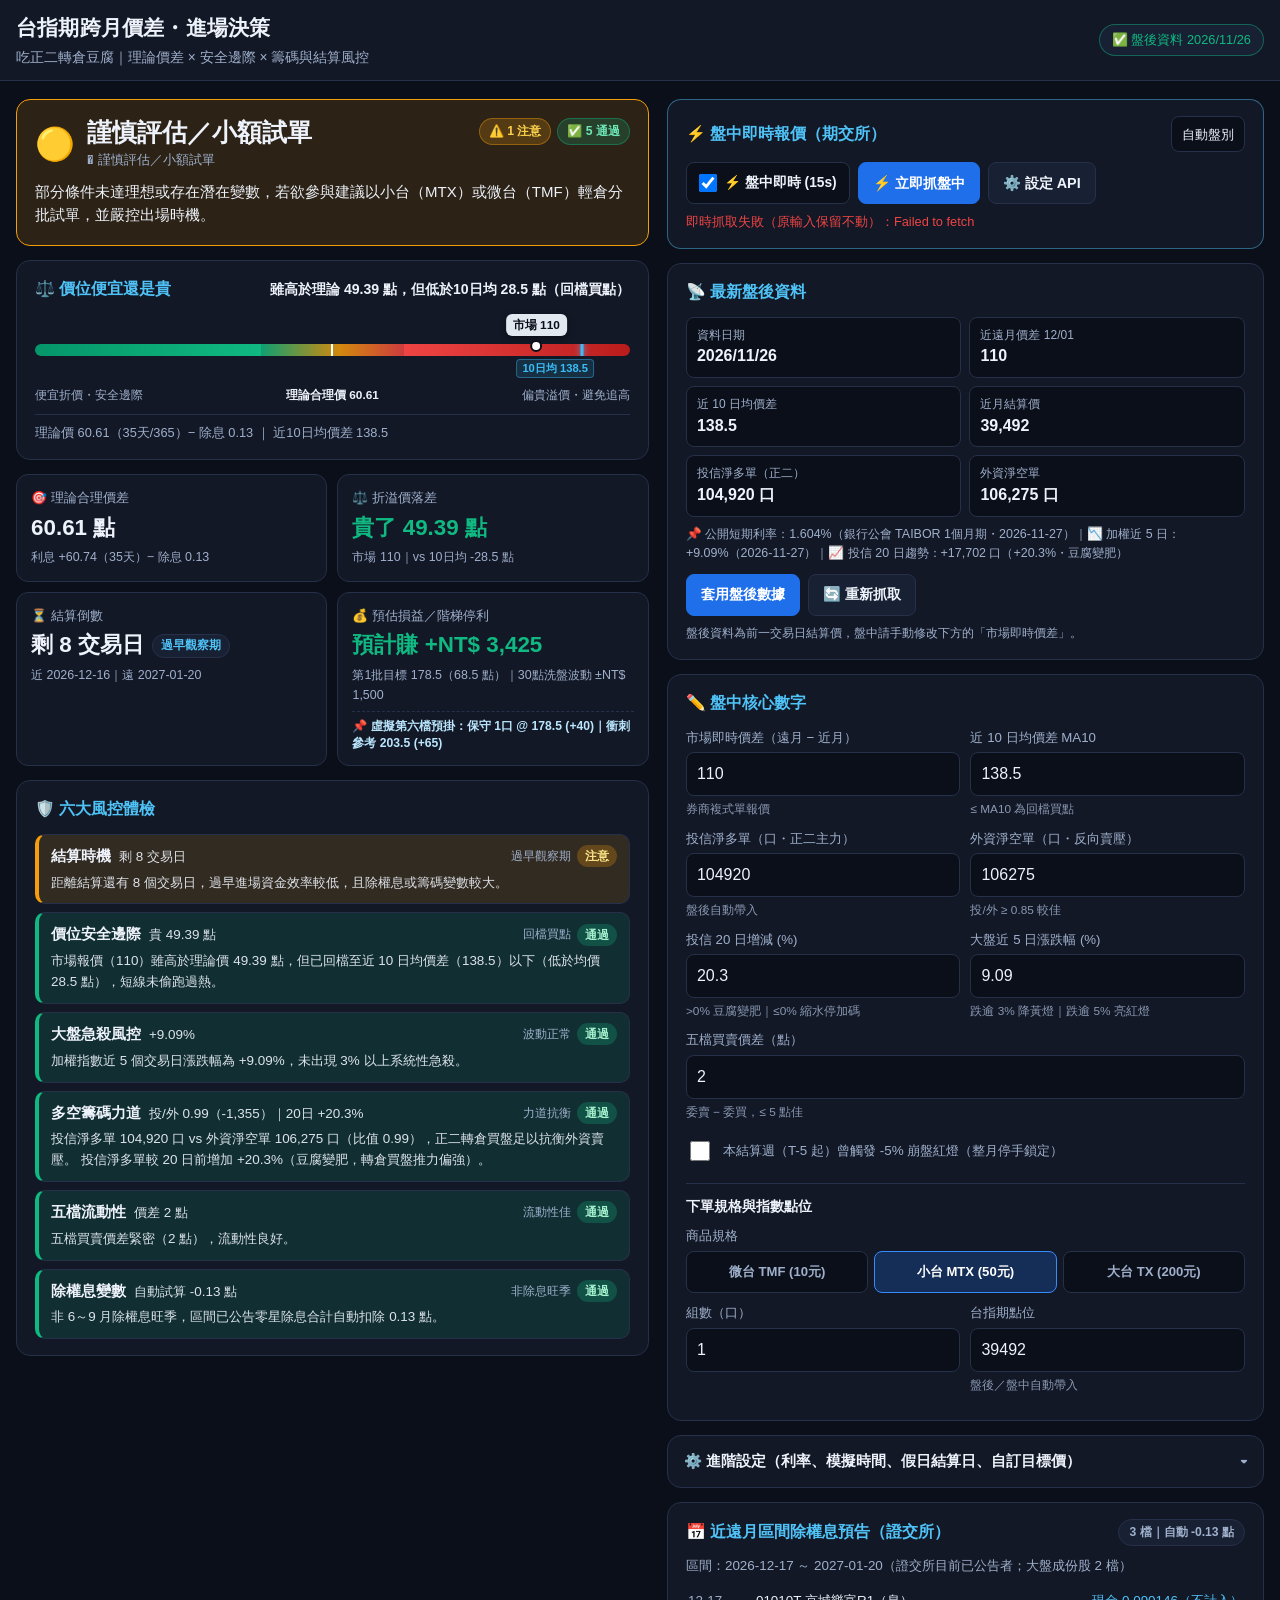
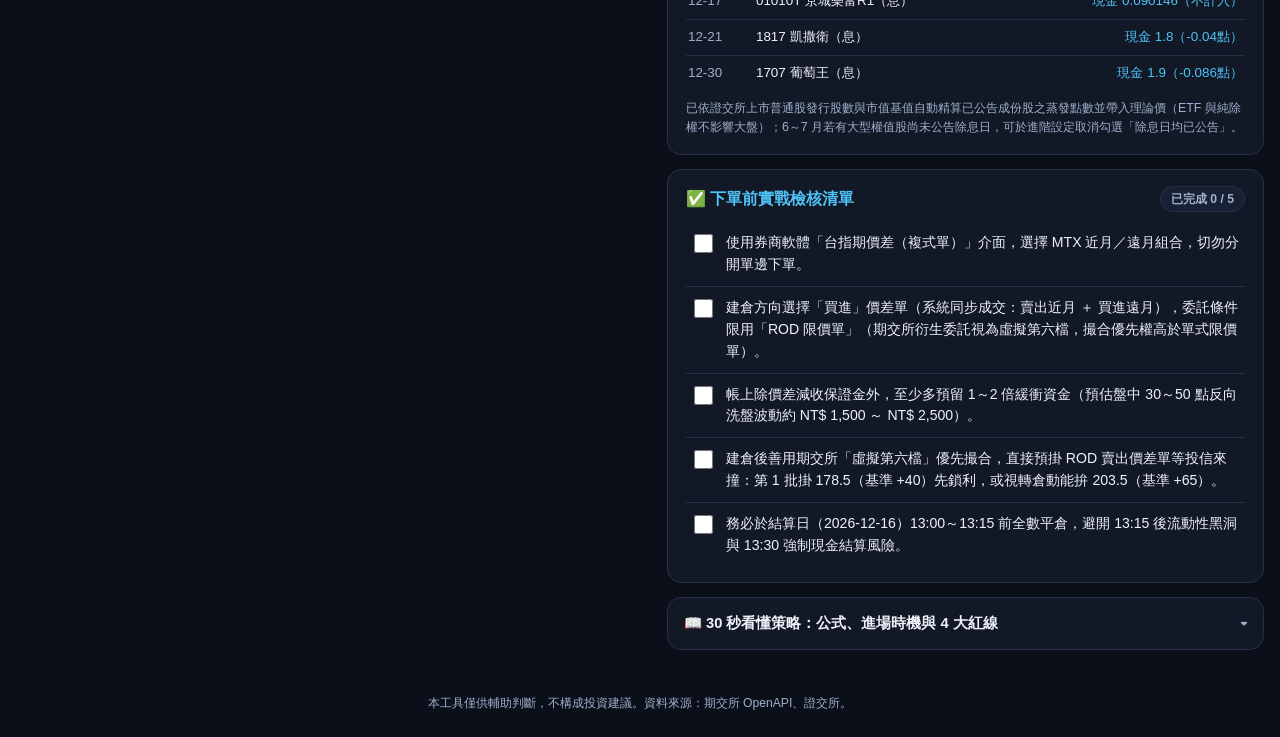
<file: index.html>
<!DOCTYPE html>
<html lang="zh-TW">
<head>
  <meta charset="UTF-8" />
  <meta name="viewport" content="width=device-width, initial-scale=1.0, viewport-fit=cover" />
  <title>台指期跨月價差 | 進場決策工具</title>
  <link rel="icon" type="image/png" sizes="192x192" href="assets/icon-192.png?v=15" />
  <link rel="apple-touch-icon" sizes="180x180" href="assets/apple-touch-icon.png?v=15" />
  <link rel="manifest" href="manifest.json?v=15" />
  <meta name="theme-color" content="#121826" />
  <meta name="apple-mobile-web-app-capable" content="yes" />
  <meta name="mobile-web-app-capable" content="yes" />
  <meta name="apple-mobile-web-app-status-bar-style" content="black-translucent" />
  <meta name="apple-mobile-web-app-title" content="跨月價差" />
  <meta property="og:title" content="台指期跨月價差（吃正二轉倉豆腐）進場決策工具" />
  <link rel="stylesheet" href="index.css?v=15" />
</head>
<body>
  <header class="app-header">
    <div class="header-inner">
      <div>
        <h1>台指期跨月價差・進場決策</h1>
        <p class="subtitle">吃正二轉倉豆腐｜理論價差 × 安全邊際 × 籌碼與結算風控</p>
      </div>
      <div class="data-status" id="data-status">盤後資料載入中...</div>
    </div>
  </header>

  <nav class="mobile-sticky" aria-label="手機即時狀態與快速導覽">
    <a href="#sec-signal" class="live-mini-bar" id="live-mini-bar">
      <span id="mini-signal-text">計算中...</span>
      <span class="mini-jump">看結論 ↑</span>
    </a>
    <div class="quick-nav">
      <a href="#sec-signal">🚦 結論</a>
      <a href="#sec-inputs">✏️ 輸入</a>
      <a href="#sec-factors">🛡️ 體檢</a>
      <a href="#sec-exdiv">📅 除息</a>
      <a href="#sec-checklist">✅ 清單</a>
    </div>
  </nav>

  <main class="layout">
    <!-- 左側（手機最上方）：結論儀表板 -->
    <section class="col results" id="sec-signal">
      <div id="signal-banner" class="signal-banner">
        <div class="hero-top">
          <div class="hero-verdict">
            <span class="hero-dot" id="signal-dot" aria-hidden="true">🔴</span>
            <div>
              <div class="hero-title" id="signal-short">計算中...</div>
              <div class="hero-sub-badge" id="signal-label">評估中</div>
            </div>
          </div>
          <div class="hero-counts" id="hero-counts"></div>
        </div>
        <div class="signal-desc" id="action-summary"></div>
        <div id="scale-up-banner" class="scale-up-banner hidden"></div>
      </div>

      <!-- 視覺化價差溫度計 -->
      <div class="card gauge-card">
        <div class="gauge-header">
          <h2>⚖️ 價位便宜還是貴</h2>
          <span class="gauge-plain" id="gauge-plain">--</span>
        </div>
        <div class="gauge-wrap">
          <div class="gauge-pin" id="gauge-pin" style="left: 50%;">
            <span class="gauge-pin-label" id="gauge-pin-label">市場 --</span>
            <span class="gauge-pin-dot"></span>
          </div>
          <div class="gauge-track">
            <div class="gauge-zone cheap"></div>
            <div class="gauge-zone fair"></div>
            <div class="gauge-zone pricey"></div>
            <div class="gauge-center-tick"></div>
            <div class="gauge-ma10-tick hidden" id="gauge-ma10-tick"></div>
          </div>
          <div class="gauge-ma10-row hidden" id="gauge-ma10-row">
            <span class="gauge-ma10-tag" id="gauge-ma10-tag">10日均 --</span>
          </div>
          <div class="gauge-scale">
            <span class="g-left">便宜折價・安全邊際</span>
            <span class="g-mid" id="gauge-mid-label">理論合理價 --</span>
            <span class="g-right">偏貴溢價・避免追高</span>
          </div>
        </div>
        <div class="gauge-formula" id="gauge-formula">理論價 -- = 資金利息 -- − 預計除息 --</div>
      </div>

      <!-- 4 張重點指標卡 -->
      <div class="metrics">
        <div class="metric">
          <div class="m-label">🎯 理論合理價差</div>
          <div class="m-value" id="m-theory">--</div>
          <div class="m-sub" id="m-theory-sub">--</div>
        </div>
        <div class="metric">
          <div class="m-label">⚖️ 折溢價落差</div>
          <div class="m-value" id="m-disc">--</div>
          <div class="m-sub" id="m-disc-sub">--</div>
        </div>
        <div class="metric">
          <div class="m-label">⏳ 結算倒數</div>
          <div class="m-value-row">
            <span class="m-value" id="m-days">--</span>
            <span class="phase-pill" id="m-phase">--</span>
          </div>
          <div class="m-sub" id="m-days-sub">--</div>
        </div>
        <div class="metric">
          <div class="m-label">💰 預估損益／階梯停利</div>
          <div class="m-value" id="m-profit">--</div>
          <div class="m-sub" id="m-profit-sub">--</div>
          <div class="m-ladder hidden" id="m-profit-ladder"></div>
        </div>
      </div>

      <!-- 六大風控體檢表 -->
      <div class="card" id="sec-factors">
        <h2>🛡️ 六大風控體檢</h2>
        <div id="checks-list" class="checks-list"></div>
      </div>
    </section>

    <!-- 右側（手機下方）：輸入與操作區 -->
    <section class="col inputs" id="sec-inputs">
      <div id="sim-banner" class="sim-banner hidden">
        <span id="sim-banner-text">🧪 目前為模擬情境</span>
        <button type="button" class="btn-sim-exit" id="btn-exit-sim">切回今日實況</button>
      </div>

      <!-- 盤中即時報價卡片 -->
      <div class="card live-card">
        <div class="live-header">
          <h2>⚡ 盤中即時報價（期交所）</h2>
          <select id="live-session" class="live-session-select" aria-label="盤別">
            <option value="auto">自動盤別</option>
            <option value="day">日盤</option>
            <option value="night">夜盤</option>
          </select>
        </div>

        <div class="live-controls">
          <label class="live-toggle">
            <input type="checkbox" id="chk-live-poll" />
            <span>⚡ 盤中即時 (15s)</span>
          </label>
          <button type="button" class="btn primary" id="btn-fetch-live">⚡ 立即抓盤中</button>
          <button type="button" class="btn" id="btn-toggle-api">⚙️ 設定 API</button>
        </div>

        <div id="live-quote-box" class="live-quote-box hidden">
          <div class="live-quote-head">
            <span id="live-quote-name">--</span>
            <span id="live-quote-time">--</span>
          </div>
          <div class="live-quote-grid">
            <div class="kv">
              <div class="k">跨月報價</div>
              <div class="v" id="lq-spread">--</div>
              <div class="s" id="lq-spread-sub">--</div>
            </div>
            <div class="kv">
              <div class="k">委買 / 委賣</div>
              <div class="v" id="lq-ba">--</div>
              <div class="s" id="lq-ba-sub">--</div>
            </div>
            <div class="kv">
              <div class="k">即時五檔價差</div>
              <div class="v" id="lq-gap">--</div>
            </div>
            <div class="kv">
              <div class="k">近月 / 遠月</div>
              <div class="v" id="lq-legs">--</div>
            </div>
          </div>
        </div>

        <div id="live-status-msg" class="live-status-msg muted">盤中即時報價連線中...</div>

        <div id="live-api-panel" class="live-api-panel hidden">
          <label>Cloudflare Worker 網址
            <input type="url" inputmode="url" id="live-api-url" placeholder="https://tx-spread-live-proxy.<你的帳號>.workers.dev" />
          </label>
          <div class="btn-row">
            <button type="button" class="btn primary" id="btn-save-api">儲存並抓取</button>
            <button type="button" class="btn" id="btn-reset-api">重設預設網址</button>
          </div>
          <p class="hint">需先部署 <code>worker/taifex-proxy.js</code> 到免費 Cloudflare Worker（約 2 分鐘），網址會自動儲存在這支手機。</p>
        </div>
      </div>

      <div class="card market-card">
        <h2>📡 最新盤後資料</h2>
        <div id="market-summary" class="market-summary muted">載入中...</div>
        <div id="market-rate-line" class="hint"></div>
        <div class="btn-row">
          <button type="button" class="btn primary" id="btn-apply-market">套用盤後數據</button>
          <button type="button" class="btn" id="btn-refresh-market">🔄 重新抓取</button>
        </div>
        <p class="hint">盤後資料為前一交易日結算價，盤中請手動修改下方的「市場即時價差」。</p>
      </div>

      <form id="eval-form" onsubmit="event.preventDefault();">
        <div class="card">
          <h2>✏️ 盤中核心數字</h2>
          <div class="row">
            <label>市場即時價差（遠月 − 近月）
              <input type="number" inputmode="decimal" id="marketSpread" step="1" />
              <span class="field-tip">券商複式單報價</span>
            </label>
            <label>近 10 日均價差 MA10
              <input type="number" inputmode="decimal" id="ma10Spread" step="0.1" placeholder="選填" />
              <span class="field-tip">≤ MA10 為回檔買點</span>
            </label>
          </div>
          <div class="row">
            <label>投信淨多單（口・正二主力）
              <input type="number" inputmode="numeric" id="trustNetLong" step="500" placeholder="選填" />
              <span class="field-tip">盤後自動帶入</span>
            </label>
            <label>外資淨空單（口・反向賣壓）
              <input type="number" inputmode="numeric" id="foreignNetShort" step="500" />
              <span class="field-tip">投/外 ≥ 0.85 較佳</span>
            </label>
          </div>
          <div class="row">
            <label>投信 20 日增減 (%)
              <input type="number" inputmode="decimal" id="trustChange20dPct" step="0.1" placeholder="選填" />
              <span class="field-tip">&gt;0% 豆腐變肥｜≤0% 縮水停加碼</span>
            </label>
            <label>大盤近 5 日漲跌幅 (%)
              <input type="number" inputmode="decimal" id="taiex5dChangePct" step="0.1" placeholder="選填" />
              <span class="field-tip">跌逾 3% 降黃燈｜跌逾 5% 亮紅燈</span>
            </label>
          </div>
          <div class="field-single">
            <label>五檔買賣價差（點）
              <input type="number" inputmode="decimal" id="bidAskGap" step="1" min="0" />
              <span class="field-tip">委賣 − 委買，≤ 5 點佳</span>
            </label>
          </div>
          <label class="check crash-lock-check">
            <input type="checkbox" id="crashWeekLocked" />
            <span>本結算週（T-5 起）曾觸發 -5% 崩盤紅燈（整月停手鎖定）</span>
          </label>

          <div class="divider"></div>
          <div class="sub-heading">下單規格與指數點位</div>
          <div class="seg-wrap">
            <span class="seg-label">商品規格</span>
            <div class="seg-group" role="group" aria-label="商品規格">
              <button type="button" class="seg-btn" data-contract="TMF">微台 TMF (10元)</button>
              <button type="button" class="seg-btn active" data-contract="MTX">小台 MTX (50元)</button>
              <button type="button" class="seg-btn" data-contract="TX">大台 TX (200元)</button>
            </div>
            <select id="contractType" class="visually-hidden" aria-hidden="true" tabindex="-1">
              <option value="TMF">微台 TMF</option>
              <option value="MTX" selected>小台 MTX</option>
              <option value="TX">大台 TX</option>
            </select>
          </div>
          <div class="row">
            <label>組數（口）
              <input type="number" inputmode="numeric" id="contracts" min="1" />
            </label>
            <label>台指期點位
              <input type="number" inputmode="decimal" id="indexLevel" step="10" />
              <span class="field-tip">盤後／盤中自動帶入</span>
            </label>
          </div>
          <div id="size-cut-note" class="size-cut-note hidden"></div>
        </div>

        <details class="card collapsible" id="advanced-panel">
          <summary class="collapse-summary">
            <span>⚙️ 進階設定（利率、模擬時間、假日結算日、自訂目標價）</span>
            <span id="adv-badge" class="adv-badge hidden">已自訂</span>
          </summary>
          <div class="collapse-body">
            <div class="row stack-sm">
              <label>評估時間（空白＝現在）
                <input type="datetime-local" id="evalDatetime" />
              </label>
              <label>近月結算日覆寫（遇假日）
                <input type="date" id="nearSettlementOverride" />
              </label>
            </div>
            <div class="row">
              <label>無風險年利率 (%)
                <input type="number" inputmode="decimal" id="annualRatePct" step="0.001" />
              </label>
              <label>自訂目標平倉價差
                <input type="number" inputmode="decimal" id="targetExitSpread" step="1" placeholder="預設階梯 +40/+65" />
              </label>
            </div>
            <label class="check">
              <input type="checkbox" id="exDivDatesConfirmed" />
              <span>主要權值股除息日均已公告（非除權息季保持勾選）</span>
            </label>
          </div>
        </details>
      </form>

      <div class="card" id="sec-exdiv">
        <div class="card-title-row">
          <h2>📅 近遠月區間除權息預告（證交所）</h2>
          <span class="count-pill" id="exdiv-count">-- 檔</span>
        </div>
        <div id="exdiv-window" class="muted"></div>
        <div id="exdiv-list" class="exdiv-list"></div>
        <p class="hint">已依證交所上市普通股發行股數與市值基值自動精算已公告成份股之蒸發點數並帶入理論價（ETF 與純除權不影響大盤）；6～7 月若有大型權值股尚未公告除息日，可於進階設定取消勾選「除息日均已公告」。</p>
      </div>

      <div class="card" id="sec-checklist">
        <div class="card-title-row">
          <h2>✅ 下單前實戰檢核清單</h2>
          <span class="count-pill" id="checklist-progress">已完成 0 / 5</span>
        </div>
        <ul id="checklist" class="checklist"></ul>
      </div>

      <details class="card collapsible guide-card">
        <summary class="collapse-summary">
          <span>📖 30 秒看懂策略：公式、進場時機與 4 大紅線</span>
        </summary>
        <div class="collapse-body guide-body">
          <p><strong>1. 雙軌價位判斷（理論價 ＋ 近 10 日均價差）</strong><br />
            <code>理論跨月價差 = 資金成本（指數 × 年利率 × 結算間隔天數 ÷ 365） − 區間預計除息點數</code><br />
            • <strong>價值折價買點</strong>：報價低於理論價，具絕對安全邊際。<br />
            • <strong>回檔買點</strong>：正價差常態下若壓回至「近 10 日均價差（MA10）」以下，代表短線沒追高，也屬於安全卡位區。
          </p>
          <p><strong>2. 多空籌碼、投信 20 日趨勢、除權降口與超值加碼</strong><br />
            ETF（正二＋高息 ETF）轉倉主力反映在「投信淨多單」，當 <strong>投信淨多 ÷ 外資淨空 ≥ 0.85</strong> 時買盤足以抗衡；系統同步追蹤<strong>投信淨多單較 20 日前增減</strong>（變肥＝推力強；縮水＝暫停 2 倍加碼）。於 <strong>6～7 月或預計除息 ≥ 150 點高峰</strong> 自動建議口數減半。綠燈、投信未縮水且報價壓回 <strong>≤ min(理論價, MA10)</strong> 時提醒可放大 <strong>2 倍口數</strong>（除權高峰仍維持減半上限，最多回到原設定口數）。
          </p>
          <p><strong>3. 期交所「虛擬第六檔」階梯預掛停利</strong><br />
            台指期跨月價差 ROD 限價單會轉為單式盤口的「最佳衍生一檔（虛擬第六檔）」，<strong>撮合優先權高於一般單式限價單</strong>。建倉後建議直接以基準價（<code>max(理論價, MA10)</code>）預掛階梯 ROD 賣單等投信轉倉來撞：<strong>第 1 批 +40 點</strong>先鎖利、<strong>第 2 批 +65 點</strong>（或結算日 13:15 前平倉）。
          </p>
          <p><strong>4. 絕對不能碰的 4 個風控紅線</strong><br />
            ① <strong>結算日 13:15 後</strong>：五檔稀疏滑價大，13:30 未平倉會留下純遠月多單裸露風險。<br />
            ② <strong>短線過熱追高</strong>：同時高於理論價且超漲近 10 日均價差（超過動態過熱上限），或<strong>五檔跳空 ≥ 15 點</strong>。<br />
            ③ <strong>外資籌碼壓制</strong>：投信買盤顯著不敵外資空單且缺乏折價保護。<br />
            ④ <strong>大盤近 5 日急殺與崩盤月鎖定</strong>：加權指數近 5 日跌逾 <strong>3%</strong> 自動降為黃燈警戒、跌逾 <strong>5%</strong> 直接亮紅燈，且<strong>本結算週（T-5 起）曾觸發 -5% 紅燈</strong>即整月鎖定停手，避免股災短暫反彈後回頭接刀。
          </p>
        </div>
      </details>
    </section>
  </main>

  <footer class="footer">本工具僅供輔助判斷，不構成投資建議。資料來源：期交所 OpenAPI、證交所。</footer>

  <script src="engine.js?v=15"></script>
  <script src="app.js?v=15"></script>
</body>
</html>
</file>
<file: index.css>
:root {
  --bg: #0b0f19;
  --panel: #121826;
  --panel-2: #182033;
  --border: #263049;
  --text: #eef2fa;
  --muted: #9fb0cc;
  --accent: #4fc3f7;
  --green: #10b981;
  --yellow: #f59e0b;
  --red: #ef4444;
  --green-bg: rgba(16, 185, 129, 0.14);
  --yellow-bg: rgba(245, 158, 11, 0.14);
  --red-bg: rgba(239, 68, 68, 0.15);
}

* { box-sizing: border-box; }
html { scroll-behavior: smooth; scroll-padding-top: 112px; }

body {
  margin: 0;
  background: var(--bg);
  color: var(--text);
  font-family: -apple-system, BlinkMacSystemFont, "Segoe UI", "PingFang TC", "Noto Sans TC", "Microsoft JhengHei", sans-serif;
  line-height: 1.55;
  -webkit-text-size-adjust: 100%;
  font-variant-numeric: tabular-nums;
}

.visually-hidden {
  position: absolute;
  width: 1px;
  height: 1px;
  overflow: hidden;
  clip: rect(0, 0, 0, 0);
  white-space: nowrap;
}

.hidden { display: none !important; }

/* Header */
.app-header {
  background: var(--panel);
  border-bottom: 1px solid var(--border);
  padding: calc(12px + env(safe-area-inset-top)) 16px 12px;
}
.header-inner {
  max-width: 1280px;
  margin: 0 auto;
  display: flex;
  justify-content: space-between;
  align-items: center;
  gap: 12px;
  flex-wrap: wrap;
}
.app-header h1 { margin: 0; font-size: 1.32rem; letter-spacing: 0.01em; }
.subtitle { margin: 2px 0 0; color: var(--muted); font-size: 0.86rem; }
.data-status {
  font-size: 0.8rem;
  color: var(--muted);
  background: var(--panel-2);
  border: 1px solid var(--border);
  border-radius: 999px;
  padding: 5px 12px;
}
.data-status.ok { color: var(--green); border-color: rgba(16,185,129,.45); }
.data-status.err { color: var(--yellow); border-color: rgba(245,158,11,.45); }

/* Mobile sticky bar (<= 900px) */
.mobile-sticky {
  display: none;
  position: sticky;
  top: 0;
  z-index: 30;
  background: rgba(11, 15, 25, 0.96);
  backdrop-filter: blur(8px);
  border-bottom: 1px solid var(--border);
}
.live-mini-bar {
  display: flex;
  justify-content: space-between;
  align-items: center;
  gap: 8px;
  padding: 7px 12px;
  font-size: 0.83rem;
  font-weight: 600;
  color: var(--text);
  text-decoration: none;
  border-bottom: 1px solid rgba(38, 48, 73, 0.7);
}
.live-mini-bar.sig-green { background: rgba(16, 185, 129, 0.16); color: #6ee7b7; }
.live-mini-bar.sig-yellow { background: rgba(245, 158, 11, 0.16); color: #fcd34d; }
.live-mini-bar.sig-red { background: rgba(239, 68, 68, 0.17); color: #fca5a5; }
.mini-jump { font-size: 0.75rem; opacity: 0.9; flex-shrink: 0; }

.quick-nav {
  display: flex;
  justify-content: space-between;
  gap: 4px;
  padding: 7px 8px;
}
.quick-nav a {
  flex: 1 1 0;
  text-align: center;
  color: var(--text);
  text-decoration: none;
  font-size: 0.78rem;
  padding: 6px 4px;
  border-radius: 999px;
  background: var(--panel-2);
  border: 1px solid var(--border);
  white-space: nowrap;
}

/* Main Grid */
.layout {
  max-width: 1280px;
  margin: 0 auto;
  padding: 18px 16px;
  display: grid;
  grid-template-columns: 1.06fr 1fr;
  gap: 18px;
  align-items: start;
}
.results { position: sticky; top: 16px; }

.card {
  background: var(--panel);
  border: 1px solid var(--border);
  border-radius: 14px;
  padding: 16px 18px;
  margin-bottom: 14px;
}
.card h2 { margin: 0 0 12px; font-size: 1rem; color: var(--accent); }
.card-title-row {
  display: flex;
  justify-content: space-between;
  align-items: center;
  gap: 8px;
  margin-bottom: 10px;
}
.card-title-row h2 { margin: 0; }
.count-pill {
  font-size: 0.76rem;
  font-weight: 600;
  padding: 3px 10px;
  border-radius: 999px;
  background: var(--panel-2);
  border: 1px solid var(--border);
  color: var(--muted);
  white-space: nowrap;
}
.count-pill.done { color: var(--green); border-color: rgba(16,185,129,.45); }

/* Hero Signal Banner */
.signal-banner {
  border-radius: 14px;
  padding: 18px;
  margin-bottom: 14px;
  border: 1.5px solid var(--border);
  background: var(--panel);
}
.signal-banner.sig-green { background: var(--green-bg); border-color: var(--green); }
.signal-banner.sig-yellow { background: var(--yellow-bg); border-color: var(--yellow); }
.signal-banner.sig-red { background: var(--red-bg); border-color: var(--red); }

.hero-top {
  display: flex;
  justify-content: space-between;
  align-items: flex-start;
  gap: 12px;
  flex-wrap: wrap;
}
.hero-verdict {
  display: flex;
  align-items: center;
  gap: 12px;
}
.hero-dot { font-size: 2rem; line-height: 1; }
.hero-title { font-size: 1.55rem; font-weight: 800; line-height: 1.2; }
.hero-sub-badge { font-size: 0.82rem; color: var(--muted); margin-top: 2px; }
.hero-counts { display: flex; gap: 6px; flex-wrap: wrap; }
.h-pill {
  font-size: 0.76rem;
  font-weight: 600;
  padding: 3px 9px;
  border-radius: 999px;
  border: 1px solid transparent;
}
.h-pill.block { background: rgba(239,68,68,.2); color: #fca5a5; border-color: rgba(239,68,68,.4); }
.h-pill.warn { background: rgba(245,158,11,.2); color: #fcd34d; border-color: rgba(245,158,11,.4); }
.h-pill.pass { background: rgba(16,185,129,.2); color: #6ee7b7; border-color: rgba(16,185,129,.4); }
.signal-desc { font-size: 0.94rem; margin-top: 10px; color: var(--text); }
.scale-up-banner {
  margin-top: 10px;
  padding: 9px 12px;
  border-radius: 9px;
  font-size: 0.86rem;
  font-weight: 700;
  line-height: 1.45;
}
.scale-up-banner.active {
  background: rgba(16, 185, 129, 0.22);
  border: 1px solid rgba(52, 211, 153, 0.65);
  border-left: 4px solid #fbbf24;
  color: #fef3c7;
}
.scale-up-banner.standby {
  background: rgba(56, 189, 248, 0.14);
  border: 1px solid rgba(56, 189, 248, 0.45);
  border-left: 4px solid var(--accent);
  color: #bae6fd;
}
.scale-up-banner.warn-pause {
  background: var(--yellow-bg);
  border: 1px solid rgba(245, 158, 11, 0.55);
  border-left: 4px solid var(--yellow);
  color: #fde68a;
}

/* Spread Valuation Gauge */
.gauge-header {
  display: flex;
  justify-content: space-between;
  align-items: baseline;
  gap: 8px;
  flex-wrap: wrap;
  margin-bottom: 12px;
}
.gauge-header h2 { margin: 0; }
.gauge-plain { font-size: 0.88rem; font-weight: 600; color: var(--text); }

.gauge-wrap { position: relative; padding-top: 30px; }
.gauge-pin {
  position: absolute;
  top: 0;
  transform: translateX(-50%);
  display: flex;
  flex-direction: column;
  align-items: center;
  transition: left 0.2s ease;
  z-index: 2;
  pointer-events: none;
}
.gauge-pin-label {
  background: #e2e8f0;
  color: #0b0f19;
  font-size: 0.74rem;
  font-weight: 700;
  padding: 2px 7px;
  border-radius: 6px;
  white-space: nowrap;
  box-shadow: 0 2px 6px rgba(0,0,0,.45);
}
.gauge-pin-dot {
  width: 12px;
  height: 12px;
  border-radius: 50%;
  background: #fff;
  border: 2.5px solid #0b0f19;
  margin-top: 4px;
}
.gauge-track {
  position: relative;
  height: 12px;
  border-radius: 999px;
  overflow: hidden;
  display: grid;
  grid-template-columns: 38% 24% 38%;
  background: var(--bg);
}
.gauge-zone.cheap { background: linear-gradient(90deg, #059669, #10b981); }
.gauge-zone.fair { background: linear-gradient(90deg, #10b981, #f59e0b 55%, #ef4444); opacity: 0.85; }
.gauge-zone.pricey { background: linear-gradient(90deg, #ef4444, #b91c1c); }
.gauge-center-tick {
  position: absolute;
  left: 50%;
  top: -2px;
  bottom: -2px;
  width: 2px;
  background: #fff;
  transform: translateX(-50%);
}
.gauge-ma10-tick {
  position: absolute;
  top: -2px;
  bottom: -2px;
  width: 3px;
  background: #38bdf8;
  box-shadow: 0 0 6px rgba(56, 189, 248, 0.9);
  transform: translateX(-50%);
  z-index: 1;
}
.gauge-ma10-row {
  position: relative;
  height: 20px;
  margin-top: 3px;
}
.gauge-ma10-tag {
  position: absolute;
  top: 0;
  transform: translateX(-50%);
  font-size: 0.7rem;
  font-weight: 700;
  color: #38bdf8;
  background: rgba(56, 189, 248, 0.14);
  border: 1px solid rgba(56, 189, 248, 0.4);
  border-radius: 4px;
  padding: 0 5px;
  white-space: nowrap;
}
.gauge-scale {
  display: flex;
  justify-content: space-between;
  gap: 6px;
  margin-top: 7px;
  font-size: 0.74rem;
  color: var(--muted);
}
.g-mid { color: var(--text); font-weight: 600; text-align: center; }
.g-right { text-align: right; }
.gauge-formula {
  margin-top: 10px;
  padding-top: 8px;
  border-top: 1px solid var(--border);
  font-size: 0.8rem;
  color: var(--muted);
}

/* 4 Key Metric Cards */
.metrics {
  display: grid;
  grid-template-columns: repeat(2, 1fr);
  gap: 10px;
  margin-bottom: 14px;
}
.metric {
  background: var(--panel);
  border: 1px solid var(--border);
  border-radius: 12px;
  padding: 13px 14px;
  min-width: 0;
}
.m-label { font-size: 0.8rem; color: var(--muted); }
.m-value-row { display: flex; align-items: center; gap: 8px; flex-wrap: wrap; }
.m-value { font-size: 1.4rem; font-weight: 700; margin: 3px 0; word-break: break-word; }
.m-sub { font-size: 0.78rem; color: var(--muted); }
.m-ladder {
  margin-top: 6px;
  padding-top: 6px;
  border-top: 1px dashed var(--border);
  font-size: 0.76rem;
  font-weight: 600;
  color: #bae6fd;
  line-height: 1.4;
}
.pos { color: var(--green); }
.neg { color: var(--red); }

.phase-pill {
  font-size: 0.72rem;
  font-weight: 600;
  padding: 2px 8px;
  border-radius: 999px;
  background: var(--panel-2);
  border: 1px solid var(--border);
  color: var(--accent);
}

/* 5-Dimension Checks */
.checks-list { display: flex; flex-direction: column; gap: 8px; }
.check-row {
  background: var(--panel-2);
  border: 1px solid var(--border);
  border-left: 4px solid var(--border);
  border-radius: 10px;
  padding: 10px 12px;
}
.check-row.block { background: var(--red-bg); border-left-color: var(--red); }
.check-row.warn { background: var(--yellow-bg); border-left-color: var(--yellow); }
.check-row.pass { background: var(--green-bg); border-left-color: var(--green); }

.check-head {
  display: flex;
  justify-content: space-between;
  align-items: center;
  gap: 8px;
  flex-wrap: wrap;
}
.check-left { display: flex; align-items: baseline; gap: 8px; flex-wrap: wrap; }
.check-title { font-weight: 700; font-size: 0.92rem; }
.check-metric { font-size: 0.84rem; color: var(--text); opacity: 0.92; }
.check-badges { display: flex; align-items: center; gap: 6px; }
.status-tag {
  font-size: 0.73rem;
  font-weight: 700;
  padding: 2px 8px;
  border-radius: 999px;
}
.status-tag.block { background: rgba(239,68,68,.25); color: #fecaca; }
.status-tag.warn { background: rgba(245,158,11,.25); color: #fde68a; }
.status-tag.pass { background: rgba(16,185,129,.25); color: #a7f3d0; }
.sub-badge { font-size: 0.76rem; color: var(--muted); }
.check-summary { margin-top: 5px; font-size: 0.84rem; color: var(--text); opacity: 0.92; }

/* Simulation Banner */
.sim-banner {
  display: flex;
  justify-content: space-between;
  align-items: center;
  gap: 10px;
  background: rgba(56, 189, 248, 0.14);
  border: 1px solid rgba(56, 189, 248, 0.55);
  color: #bae6fd;
  border-radius: 12px;
  padding: 10px 14px;
  margin-bottom: 14px;
  font-size: 0.86rem;
  font-weight: 600;
}
.btn-sim-exit {
  background: #0284c7;
  color: #fff;
  border: 0;
  border-radius: 8px;
  padding: 7px 12px;
  font-size: 0.82rem;
  font-weight: 600;
  cursor: pointer;
  white-space: nowrap;
}

/* Inputs & Forms */
.row { display: grid; grid-template-columns: 1fr 1fr; gap: 10px; margin-bottom: 10px; }
.field-single { margin-bottom: 10px; }
label { display: flex; flex-direction: column; gap: 4px; font-size: 0.83rem; color: var(--muted); min-width: 0; }
.field-tip { font-size: 0.74rem; color: var(--muted); opacity: 0.85; }
input[type="number"], input[type="date"], input[type="datetime-local"], input[type="url"], select {
  width: 100%;
  min-width: 0;
  min-height: 44px;
  background: var(--bg);
  color: var(--text);
  border: 1px solid var(--border);
  border-radius: 8px;
  padding: 10px;
  font-size: 16px;
  -webkit-appearance: none;
  appearance: none;
}
input:focus, select:focus { outline: none; border-color: var(--accent); }

.divider { height: 1px; background: var(--border); margin: 12px 0; }
.sub-heading { font-size: 0.86rem; font-weight: 700; color: var(--text); margin-bottom: 8px; }

.seg-wrap { margin-bottom: 10px; }
.seg-label { display: block; font-size: 0.82rem; color: var(--muted); margin-bottom: 5px; }
.seg-group {
  display: grid;
  grid-template-columns: repeat(3, 1fr);
  gap: 6px;
}
.seg-btn {
  min-height: 42px;
  padding: 8px 6px;
  border-radius: 8px;
  border: 1px solid var(--border);
  background: var(--bg);
  color: var(--muted);
  font-size: 0.82rem;
  font-weight: 600;
  cursor: pointer;
}
.seg-btn.active {
  background: rgba(31, 111, 235, 0.25);
  border-color: #388bfd;
  color: #fff;
}

.check { flex-direction: row; align-items: center; gap: 10px; color: var(--text); font-size: 0.88rem; min-height: 40px; cursor: pointer; }
.check input { width: 20px; height: 20px; flex-shrink: 0; }
.crash-lock-check { margin-top: 2px; font-size: 0.84rem; color: var(--muted); }

.size-cut-note {
  margin-top: 10px;
  padding: 9px 12px;
  border-radius: 9px;
  background: var(--yellow-bg);
  border: 1px solid rgba(245, 158, 11, 0.45);
  border-left: 4px solid var(--yellow);
  color: #fde68a;
  font-size: 0.84rem;
  font-weight: 600;
}

.btn-row { display: flex; gap: 8px; flex-wrap: wrap; margin-top: 10px; }
.btn {
  min-height: 42px;
  border: 1px solid var(--border);
  background: var(--panel-2);
  color: var(--text);
  border-radius: 8px;
  padding: 10px 14px;
  font-size: 0.9rem;
  font-weight: 600;
  cursor: pointer;
}
.btn.primary { background: #1f6feb; border-color: #1f6feb; color: #fff; }
.btn:active { transform: scale(0.98); }

/* Live Intraday Card */
.live-card { border-color: rgba(79, 195, 247, 0.45); }
.live-header {
  display: flex;
  justify-content: space-between;
  align-items: center;
  gap: 8px;
  margin-bottom: 10px;
}
.live-header h2 { margin: 0; }
.live-session-select {
  width: auto !important;
  min-height: 36px !important;
  padding: 5px 10px !important;
  font-size: 0.84rem !important;
}
.live-controls {
  display: flex;
  align-items: center;
  gap: 8px;
  flex-wrap: wrap;
}
.live-toggle {
  display: flex;
  flex-direction: row;
  align-items: center;
  gap: 7px;
  min-height: 42px;
  padding: 6px 12px;
  border-radius: 8px;
  border: 1px solid var(--border);
  background: var(--bg);
  color: var(--text);
  font-size: 0.86rem;
  font-weight: 600;
  cursor: pointer;
}
.live-toggle input { width: 18px; height: 18px; margin: 0; }
.live-quote-box {
  margin-top: 12px;
  background: var(--bg);
  border: 1px solid var(--border);
  border-radius: 10px;
  padding: 10px 12px;
}
.live-quote-head {
  display: flex;
  justify-content: space-between;
  align-items: center;
  gap: 8px;
  font-size: 0.82rem;
  font-weight: 700;
  color: var(--accent);
  margin-bottom: 8px;
}
.live-quote-grid {
  display: grid;
  grid-template-columns: repeat(2, 1fr);
  gap: 8px;
}
.live-quote-grid .kv {
  background: var(--panel-2);
  border: 1px solid var(--border);
  border-radius: 8px;
  padding: 8px 10px;
}
.live-quote-grid .k { font-size: 0.74rem; color: var(--muted); }
.live-quote-grid .v { font-size: 1.02rem; font-weight: 700; }
.live-quote-grid .s { font-size: 0.74rem; color: var(--muted); margin-top: 1px; }
.live-status-msg { margin-top: 8px; font-size: 0.8rem; }
.live-status-msg.ok { color: var(--green); }
.live-status-msg.err { color: var(--red); }
.live-api-panel {
  margin-top: 10px;
  padding-top: 10px;
  border-top: 1px solid var(--border);
}
.live-api-panel code {
  background: var(--bg);
  padding: 1px 5px;
  border-radius: 4px;
  color: var(--accent);
}

/* Market Summary */
.market-summary { display: grid; grid-template-columns: repeat(2, 1fr); gap: 8px; font-size: 0.86rem; }
.market-summary .kv { background: var(--bg); border: 1px solid var(--border); border-radius: 8px; padding: 8px 10px; }
.market-summary .k { color: var(--muted); font-size: 0.75rem; }
.market-summary .v { font-weight: 700; font-size: 1rem; }
.hint { color: var(--muted); font-size: 0.78rem; margin: 8px 0 0; }
.muted { color: var(--muted); font-size: 0.84rem; }

/* Collapsible Details */
.collapsible { padding: 0; overflow: hidden; }
.collapse-summary {
  list-style: none;
  display: flex;
  justify-content: space-between;
  align-items: center;
  gap: 8px;
  padding: 14px 16px;
  cursor: pointer;
  font-size: 0.92rem;
  font-weight: 700;
  color: var(--text);
  user-select: none;
}
.collapse-summary::-webkit-details-marker { display: none; }
.collapse-summary::after { content: "▾"; color: var(--muted); transition: transform 0.2s; }
details[open] .collapse-summary::after { transform: rotate(180deg); }
.collapse-body { padding: 0 16px 16px; border-top: 1px solid var(--border); padding-top: 12px; }
.adv-badge {
  font-size: 0.72rem;
  padding: 2px 8px;
  border-radius: 999px;
  background: rgba(56, 189, 248, 0.2);
  color: #7dd3fc;
  margin-left: auto;
}

.guide-body p { margin: 0 0 10px; font-size: 0.86rem; color: var(--text); }
.guide-body p:last-child { margin-bottom: 0; }
.guide-body code {
  display: inline-block;
  background: var(--bg);
  border: 1px solid var(--border);
  border-radius: 6px;
  padding: 3px 8px;
  margin: 4px 0;
  font-size: 0.82rem;
  color: var(--accent);
}

/* Ex-Dividend & Checklist */
.exdiv-list { margin-top: 8px; max-height: 240px; overflow-y: auto; }
.exdiv-item {
  display: grid;
  grid-template-columns: 60px 1fr auto;
  gap: 8px;
  padding: 7px 2px;
  border-bottom: 1px solid var(--border);
  font-size: 0.84rem;
}
.exdiv-item:last-child { border-bottom: none; }
.exdiv-item .d { color: var(--muted); }
.exdiv-item .c { text-align: right; color: var(--accent); }

.checklist { list-style: none; margin: 0; padding: 0; }
.checklist li { border-bottom: 1px solid var(--border); }
.checklist li:last-child { border-bottom: none; }
.checklist-row {
  display: flex;
  flex-direction: row;
  align-items: flex-start;
  gap: 10px;
  padding: 10px 4px;
  min-height: 44px;
  font-size: 0.88rem;
  color: var(--text);
  cursor: pointer;
}
.checklist-row input { width: 19px; height: 19px; margin-top: 2px; flex: 0 0 auto; }
.checklist-row.done span { color: var(--muted); text-decoration: line-through; opacity: 0.72; }

.footer {
  text-align: center;
  color: var(--muted);
  font-size: 0.76rem;
  padding: 12px 16px calc(24px + env(safe-area-inset-bottom));
}

@media (max-width: 900px) {
  .layout { grid-template-columns: 1fr; padding: 12px; gap: 12px; }
  .results { position: static; }
  .mobile-sticky { display: block; }
  .app-header h1 { font-size: 1.15rem; }
}

@media (max-width: 480px) {
  .row { grid-template-columns: 1fr 1fr; }
  .row.stack-sm { grid-template-columns: 1fr; }
  .m-value { font-size: 1.18rem; }
  .hero-title { font-size: 1.32rem; }
  .card { padding: 13px; }
  .seg-btn { font-size: 0.76rem; padding: 6px 4px; }
  .gauge-scale { font-size: 0.68rem; }
}
</file>
